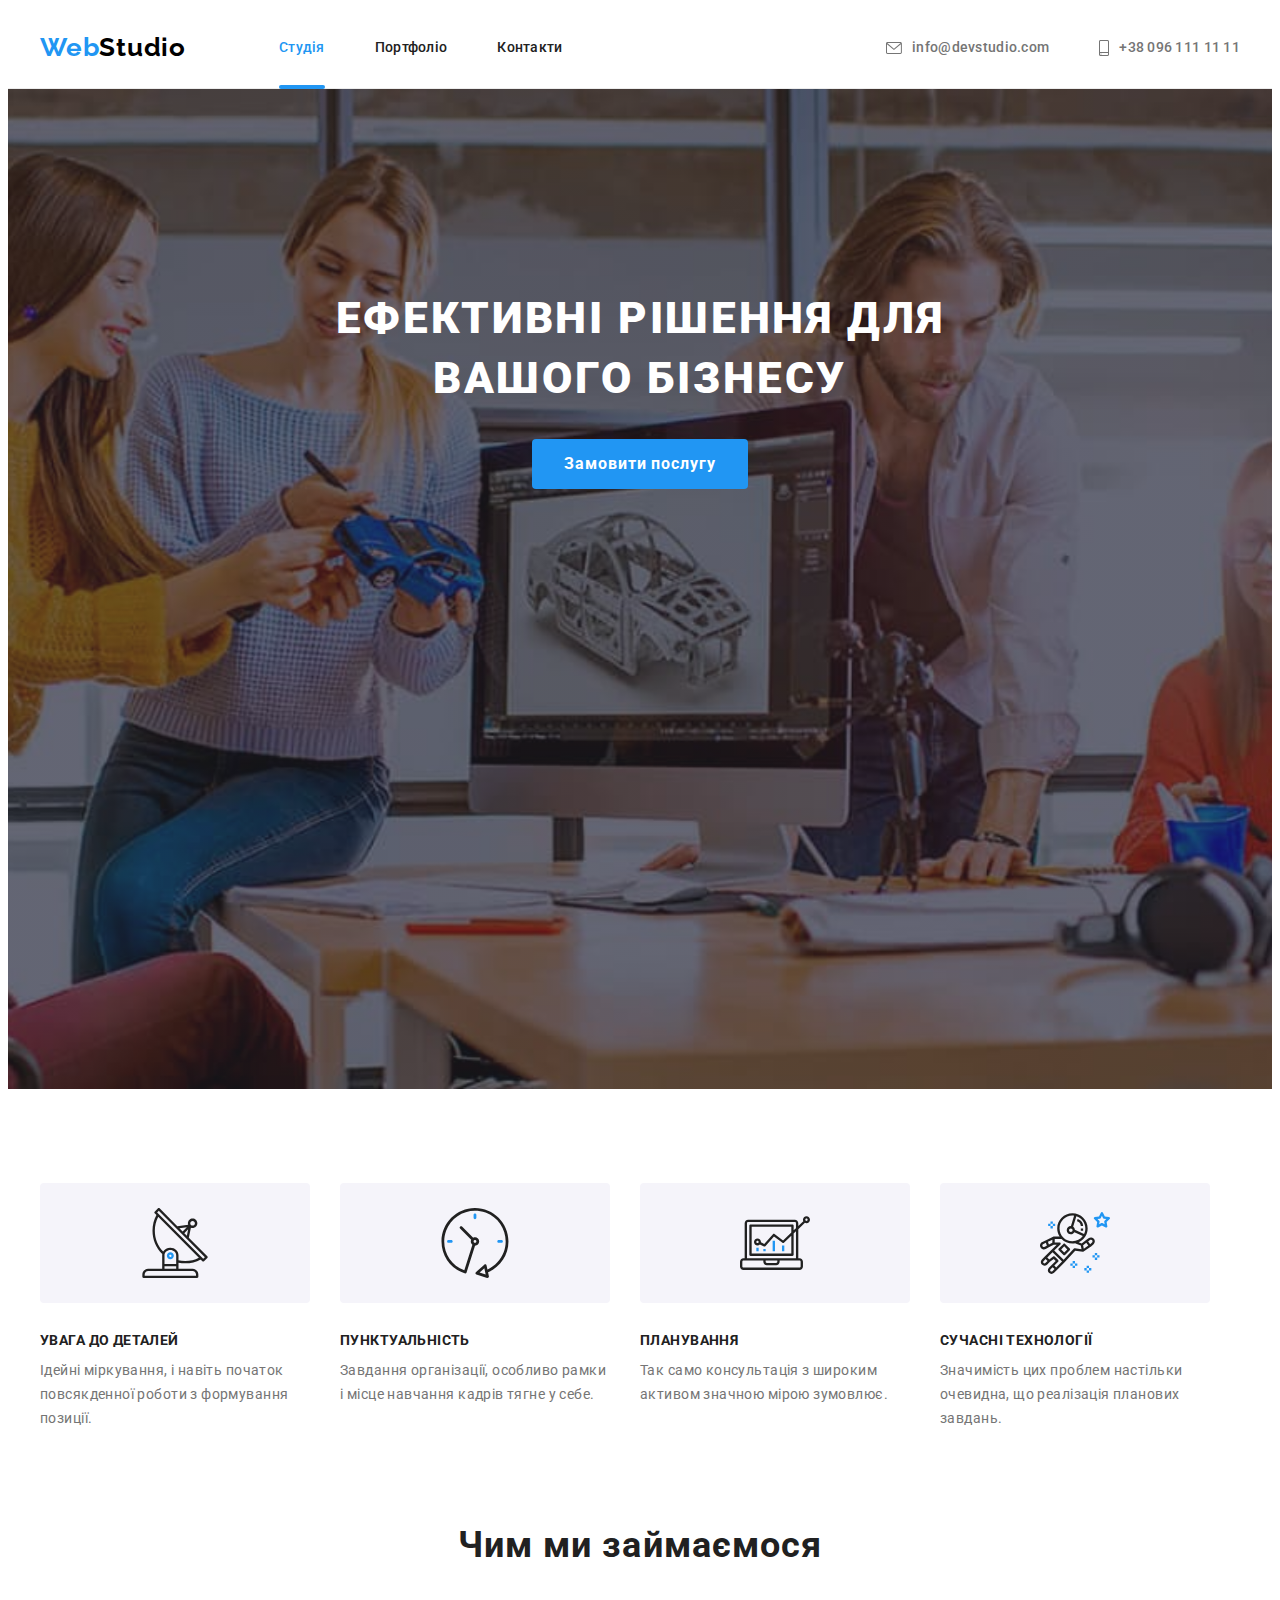
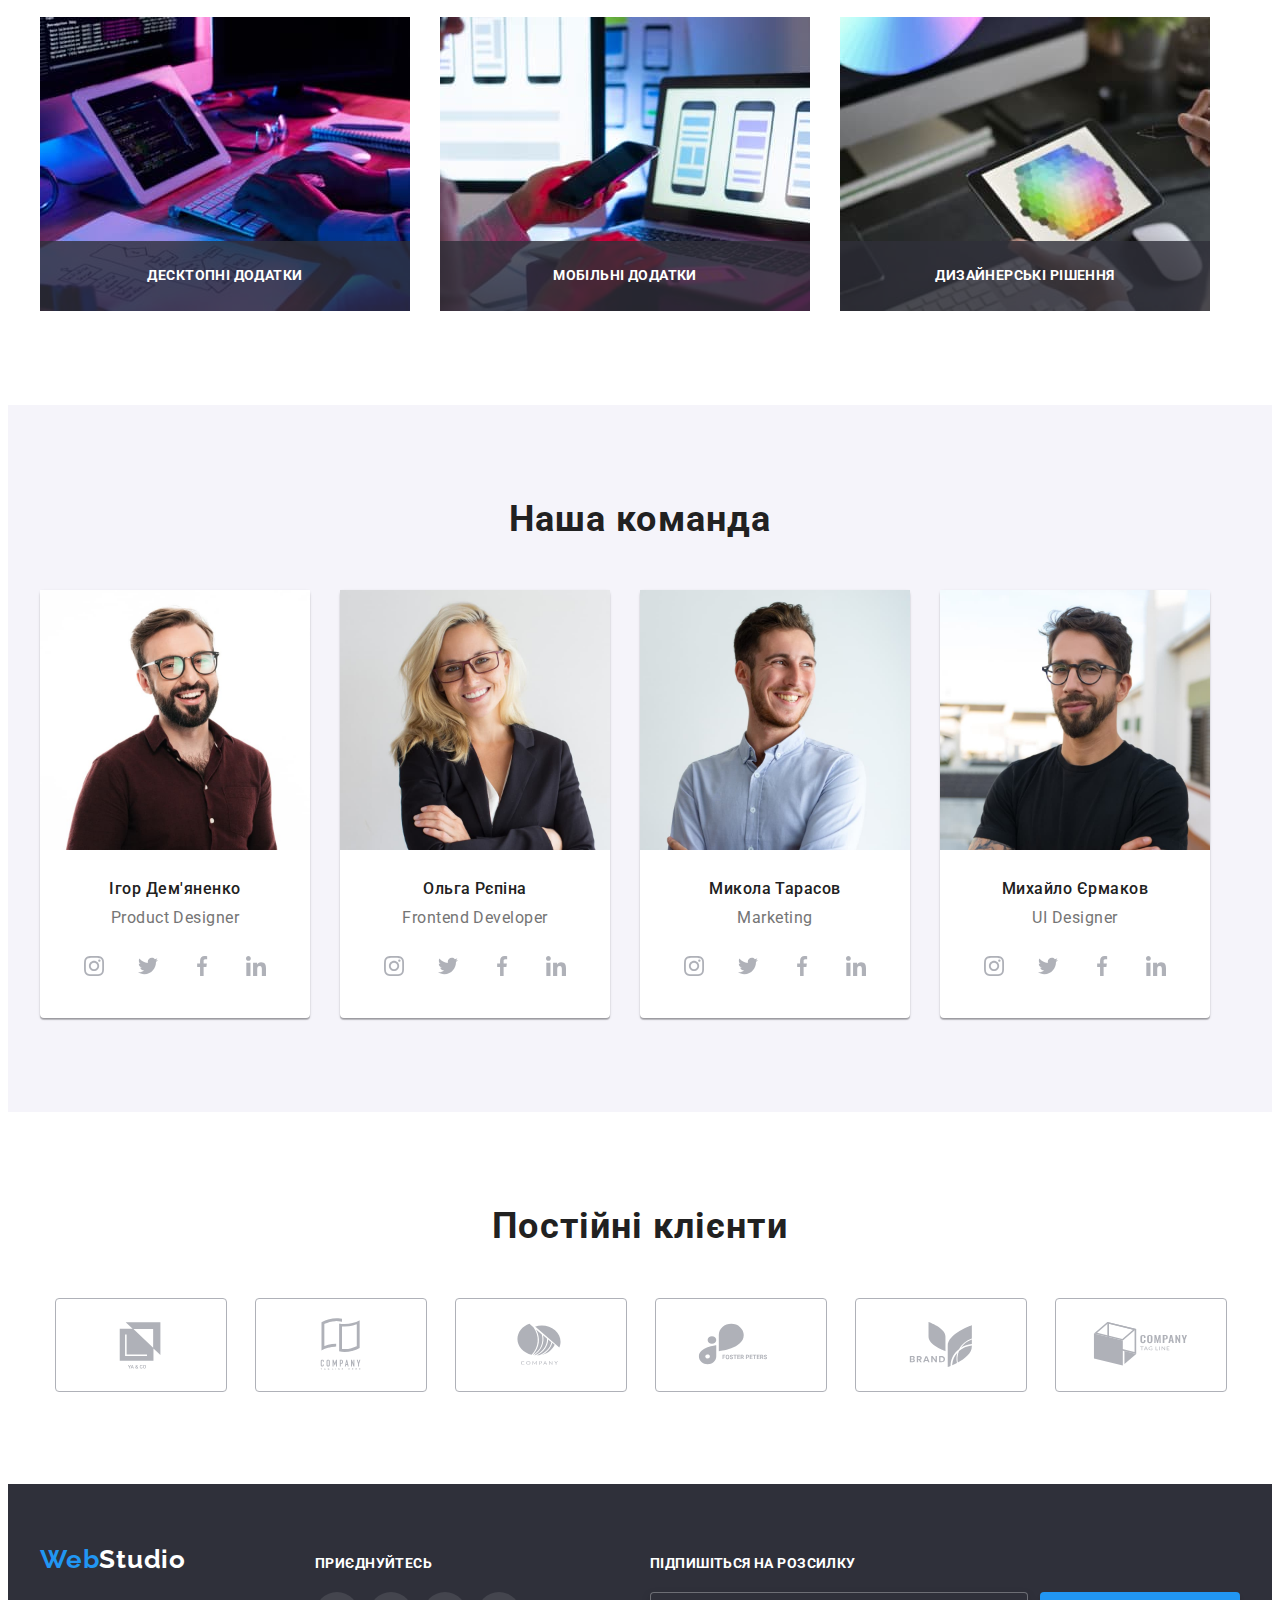
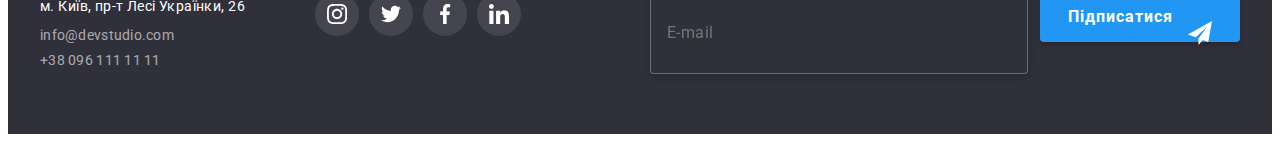
<file: index.html>
<!DOCTYPE html>
<html lang="uk">

<head>
    <meta charset="UTF-8">
    <meta http-equiv="X-UA-Compatible" content="IE=edge">
    <meta name="viewport" content="width=device-width, initial-scale=1.0">
    <title>Document</title>
    <link rel="preconnect" href="https://fonts.googleapis.com" />
    <link rel="preconnect" href="https://fonts.gstatic.com" crossorigin />
    <link
        href="https://fonts.googleapis.com/css2?family=Raleway:wght@700&family=Roboto:wght@400;500;700;900&display=swap"
        rel="stylesheet" />
    <!-- Modern-normalize -->
    <link rel="stylesheet" href="https://cdnjs.cloudflare.com/ajax/libs/modern-normalize/1.1.0/modern-normalize.min.css"
        integrity="sha512-wpPYUAdjBVSE4KJnH1VR1HeZfpl1ub8YT/NKx4PuQ5NmX2tKuGu6U/JRp5y+Y8XG2tV+wKQpNHVUX03MfMFn9Q=="
        crossorigin="anonymous" referrerpolicy="no-referrer" />
    <link rel="stylesheet" href="./css/styles.css" />
</head>

<body class="body-studio">
    <!--Шапка сайта-->
    <header class="header-studio">
        <div class="container hd-cont">

            <a href="./index.html" class="logo" lang="en"><span class="logo-web">Web</span>Studio</a>
            <nav>
                <ul class="site-nav-list">
                    <li class="header-item"><a href="./index.html" class="site-nav-link-act act">Студія</a></li>
                    <li class="header-item"><a href="./portfolio.html" class="site-nav-link">Портфоліо</a></li>
                    <li class="header-item"><a href="" class="site-nav-link">Контакти</a></li>
                </ul>
            </nav>
            <ul class="list-contact">
                <li class="list-contact-item"><a href="mailto:info@devstudio.com" class="list-contact-link"><svg
                            class="heder-soc-icon" width="16" height="12">
                            <use xlink:href="./images/portfolioimg/hw-4/symbol-defs.svg#email"></use>
                        </svg>info@devstudio.com</a></li>
                <li class="list-contact-item"><a href="tel:+380961111111" class="list-contact-link"><svg
                            class="heder-soc-icon" width="10" height="16">
                            <use xlink:href="./images/portfolioimg/hw-4/symbol-defs.svg#phone"></use>
                        </svg>+38 096 111 11 11</a></li>
            </ul>
        </div>
    </header>

    <main class="main-studio">
        <section class="hero bg-hero">
            <div class="hero-container">
                <h1 class="hero-full">Ефективні рішення для вашого бізнесу</h1>
                <button class="hero-full-button" name="choise" value="mainbutton" type="button" data-modal-open>Замовити
                    послугу</button>
            </div>
            <!-- МОДАЛЬНОЕ ОКНО -->
            <div class="backdrop is-hidden" data-modal>
                <div class="modal">
                    <button type="button" class="modal-btn" data-modal-close>
                        <svg class="modal-icon" width="18" height="18">
                            <use xlink:href="./images/portfolioimg/hw-4/symbol-defs.svg#close"></use>
                        </svg>
                    </button>
                    <form class="register-form" name="register-form">
                        <strong class="register-form-title">Залиште свої дані, ми вам передзвонимо</strong>

                        <div class="register-form-group" role="group">
                            <label class="register-form-field">
                                <span class="register-form-label">Ім'я</span>
                                <input class="register-form-input" type="text" name="text" />
                                <svg class="register-form-icon" width="18" height="18">
                                    <use href="./images/portfolioimg/hw-4/symbol-defs.svg#icon-man"></use>
                                </svg>
                            </label>

                            <label class="register-form-field">
                                <span class="register-form-label">Телефон</span>
                                <input class="register-form-input" type="tel" name="tel" />
                                <svg class="register-form-icon" width="18" height="18">
                                    <use href="./images/portfolioimg/hw-4/symbol-defs.svg#icon-phone-black"></use>
                                </svg>
                            </label>

                            <label class="register-form-field">
                                <span class="register-form-label">Пошта</span>
                                <input class="register-form-input" type="email" name="email" />
                                <svg class="register-form-icon" width="18" height="18">
                                    <use href="./images/portfolioimg/hw-4/symbol-defs.svg#icon-email-black"></use>
                                </svg>
                            </label>

                            <label class="register-form-field">
                                <span class="register-form-heading">Коментар</span>
                                <textarea class="register-form-message" name="coment" rows="4"
                                    placeholder="Введіть текст"></textarea>
                            </label>
                        </div>

                        <label class="register-form-agreement">
                            <input class="register-form-checkbox visually-hidden" type="checkbox" name="privat" id="privat" />
                            <svg class="register-form-icons" width="18" height="18">
                                <use class="icon-checked"
                                    href="./images/portfolioimg/hw-4/symbol-defs.svg#icon-icon-check"></use>
                                <use class="icon-unchecked"
                                    href="./images/portfolioimg/hw-4/symbol-defs.svg#icon-Vector"></use>
                            </svg>
                            <span class="register-form-desc">Погоджуюся з розсилкою та приймаю <a
                                    class="register-form-link" href="#">Умови договору</a></span>
                        </label>
                        <button class="register-form-btn" type="submit">Відправити</button>
                    </form>
                </div>
            </div>
        </section>
        <section class="section-feature">
            <div class="container">
                <h2 class="visually-hidden">особливості</h2>
                <ul class="section-feature-list">
                    <li class="section-feature-item">
                        <div class="directions-link">
                            <svg class="directions-icon" width="70" height="70">
                                <use xlink:href="./images/portfolioimg/hw-4/symbol-defs.svg#antenna"></use>
                            </svg>
                        </div>
                        <h3 class="section-feature-item-title">Увага до деталей</h3>
                        <p class="section-feature-item-p">Ідейні міркування, і навіть початок повсякденної роботи з
                            формування позиції.</p>
                    </li>
                    <li class="section-feature-item">
                        <div class="directions-link">
                            <svg class="directions-icon" width="70" height="70">
                                <use xlink:href="./images/portfolioimg/hw-4/symbol-defs.svg#clock"></use>
                            </svg>
                        </div>
                        <h3 class="section-feature-item-title">Пунктуальність</h3>
                        <p class="section-feature-item-p">Завдання організації, особливо рамки і місце навчання кадрів
                            тягне у себе.</p>
                    </li>
                    <li class="section-feature-item">
                        <div class="directions-link">
                            <svg class="directions-icon" width="70" height="70">
                                <use xlink:href="./images/portfolioimg/hw-4/symbol-defs.svg#diagram"></use>
                            </svg>
                        </div>
                        <h3 class="section-feature-item-title">Планування</h3>
                        <p class="section-feature-item-p">Так само консультація з широким активом значною мірою
                            зумовлює.</p>
                    </li>
                    <li class="section-feature-item">
                        <div class="directions-link">
                            <svg class="directions-icon" width="70" height="70">
                                <use xlink:href="./images/portfolioimg/hw-4/symbol-defs.svg#astronaut"></use>
                            </svg>
                        </div>
                        <h3 class="section-feature-item-title">Сучасні технології</h3>
                        <p class="section-feature-item-p">Значимість цих проблем настільки очевидна, що реалізація
                            планових завдань.</p>
                    </li>
                </ul>
            </div>
        </section>
        <section class="section-services">
            <div class="container">
                <h2 class="section-services-title">Чим ми займаємося</h2>
                <ul class="section-services-works-list">
                    <li class="section-services-img">
                        <div class="box-features-imgtext">
                            <img src="./images/img.jpg" class="section-services-works-foto"
                                alt="чоловічі руки пишуть код" width="370" height="294">
                            <p class="features-imgtext">Десктопні додатки</p>
                        </div>
                    </li>
                    <li class="section-services-img">
                        <div class="box-features-imgtext">
                            <img src="./images/img(1).jpg" class="section-services-works-foto"
                                alt="жіночі руки тримають телефон" width="370" height="294">
                            <p class="features-imgtext">Мобільні додатки</p>
                        </div>
                    </li>
                    <li class="section-services-img">
                        <div class="box-features-imgtext">
                            <img src="./images/img(2).jpg" class="section-services-works-foto"
                                alt="жіночі руки тримають планшет та малюють на ньому" width="370" height="294">
                            <p class="features-imgtext">Дизайнерські рішення</p>
                        </div>
                    </li>
                </ul>
            </div>
        </section>
        <section class="section-team">
            <div class="container">
                <h2 class="section-team-title">Наша команда</h2>
                <ul class="section-team-working-people">
                    <li class="section-team-list">
                        <img src="./images/imgw.jpg" class="section-team-foto"
                            alt="світловолосий чоловік в окулярах та червоній сорочці" width="270" height="260">
                        <div class="team-working">
                            <h3 class="section-team-name">Ігор Дем'яненко</h3>
                            <p class="section-team-profession" lang="en">Product Designer</p>
                            <ul class="team-social-networks">
                                <li class="team-social-networks-item">
                                    <a class="team-social-networks-item-link" href="#">
                                        <svg class="icon-link" width="20" height="20">
                                            <use href="./images/portfolioimg/hw-4/symbol-defs.svg#instagram"></use>
                                        </svg>
                                    </a>
                                </li>
                                <li class="team-social-networks-item">
                                    <a class="team-social-networks-item-link" href="#">
                                        <svg class="icon-link" width="20" height="20">
                                            <use href="./images/portfolioimg/hw-4/symbol-defs.svg#twitter"></use>
                                        </svg>
                                    </a>
                                </li>
                                <li class="team-social-networks-item">
                                    <a class="team-social-networks-item-link" href="#">
                                        <svg class="icon-link" width="20" height="20">
                                            <use href="./images/portfolioimg/hw-4/symbol-defs.svg#facebook"></use>
                                        </svg>
                                    </a>
                                </li>
                                <li class="team-social-networks-item">
                                    <a class="team-social-networks-item-link" href="#">
                                        <svg class="icon-link" width="20" height="20">
                                            <use href="./images/portfolioimg/hw-4/symbol-defs.svg#linkedin"></use>
                                        </svg>
                                    </a>
                                </li>
                            </ul>
                        </div>
                    </li>
                    <li class="section-team-list">
                        <img src="./images/img(1w).jpg" class="section-team-foto"
                            alt="світловолоса жінка в окулярах та чорному жакеті" width="270" height="260">
                        <div class="team-working">
                            <h3 class="section-team-name">Ольга Рєпіна</h3>
                            <p class="section-team-profession" lang="en">Frontend Developer</p>
                            <ul class="team-social-networks">
                                <li class="team-social-networks-item">
                                    <a class="team-social-networks-item-link" href="#">
                                        <svg class="icon-link" width="20" height="20">
                                            <use href="./images/portfolioimg/hw-4/symbol-defs.svg#instagram"></use>
                                        </svg>
                                    </a>
                                </li>
                                <li class="team-social-networks-item">
                                    <a class="team-social-networks-item-link" href="#">
                                        <svg class="icon-link" width="20" height="20">
                                            <use href="./images/portfolioimg/hw-4/symbol-defs.svg#twitter"></use>
                                        </svg>
                                    </a>
                                </li>
                                <li class="team-social-networks-item">
                                    <a class="team-social-networks-item-link" href="#">
                                        <svg class="icon-link" width="20" height="20">
                                            <use href="./images/portfolioimg/hw-4/symbol-defs.svg#facebook"></use>
                                        </svg>
                                    </a>
                                </li>
                                <li class="team-social-networks-item">
                                    <a class="team-social-networks-item-link" href="#">
                                        <svg class="icon-link" width="20" height="20">
                                            <use href="./images/portfolioimg/hw-4/symbol-defs.svg#linkedin"></use>
                                        </svg>
                                    </a>
                                </li>
                            </ul>
                        </div>
                    </li>
                    <li class="section-team-list">
                        <img src="./images/img(2w).jpg" class="section-team-foto"
                            alt="світловолосий чоловік в білій сорочці" width="270" height="260">
                        <div class="team-working">
                            <h3 class="section-team-name">Микола Тарасов</h3>
                            <p class="section-team-profession" lang="en">Marketing</p>
                            <ul class="team-social-networks">
                                <li class="team-social-networks-item">
                                    <a class="team-social-networks-item-link" href="#">
                                        <svg class="icon-link" width="20" height="20">
                                            <use href="./images/portfolioimg/hw-4/symbol-defs.svg#instagram"></use>
                                        </svg>
                                    </a>
                                </li>
                                <li class="team-social-networks-item">
                                    <a class="team-social-networks-item-link" href="#">
                                        <svg class="icon-link" width="20" height="20">
                                            <use href="./images/portfolioimg/hw-4/symbol-defs.svg#twitter"></use>
                                        </svg>
                                    </a>
                                </li>
                                <li class="team-social-networks-item">
                                    <a class="team-social-networks-item-link" href="#">
                                        <svg class="icon-link" width="20" height="20">
                                            <use href="./images/portfolioimg/hw-4/symbol-defs.svg#facebook"></use>
                                        </svg>
                                    </a>
                                </li>
                                <li class="team-social-networks-item">
                                    <a class="team-social-networks-item-link" href="#">
                                        <svg class="icon-link" width="20" height="20">
                                            <use href="./images/portfolioimg/hw-4/symbol-defs.svg#linkedin"></use>
                                        </svg>
                                    </a>
                                </li>
                            </ul>
                        </div>
                    </li>
                    <li class="section-team-list">
                        <img src="./images/img(3w).jpg" class="section-team-foto"
                            alt="темноволосий чоловік в окулярах та чорній сорочці" width="270" height="260">
                        <div class="team-working">
                            <h3 class="section-team-name">Михайло Єрмаков</h3>
                            <p class="section-team-profession" lang="en">UI Designer</p>
                            <ul class="team-social-networks">
                                <li class="team-social-networks-item">
                                    <a class="team-social-networks-item-link" href="#">
                                        <svg class="icon-link" width="20" height="20">
                                            <use href="./images/portfolioimg/hw-4/symbol-defs.svg#instagram"></use>
                                        </svg>
                                    </a>
                                </li>
                                <li class="team-social-networks-item">
                                    <a class="team-social-networks-item-link" href="#">
                                        <svg class="icon-link" width="20" height="20">
                                            <use href="./images/portfolioimg/hw-4/symbol-defs.svg#twitter"></use>
                                        </svg>
                                    </a>
                                </li>
                                <li class="team-social-networks-item">
                                    <a class="team-social-networks-item-link" href="#">
                                        <svg class="icon-link" width="20" height="20">
                                            <use href="./images/portfolioimg/hw-4/symbol-defs.svg#facebook"></use>
                                        </svg>
                                    </a>
                                </li>
                                <li class="team-social-networks-item">
                                    <a class="team-social-networks-item-link" href="#">
                                        <svg class="icon-link" width="20" height="20">
                                            <use href="./images/portfolioimg/hw-4/symbol-defs.svg#linkedin"></use>
                                        </svg>
                                    </a>
                                </li>
                            </ul>
                        </div>
                    </li>
                </ul>
            </div>
        </section>
        <section class="section">
            <div class="container">
                <h1 class="section-services-title">Постійні клієнти</h1>
                <ul class="client-logo">
                    <li class="client-logo-item"><a class="client-logo-link" href="#"><svg class="icon-client-logo"
                                width="106" height="60">
                                <use href="./images/portfolioimg/hw-4/symbol-defs.svg#Logo"></use>
                            </svg></a></li>
                    <li class="client-logo-item"><a class="client-logo-link" href="#"><svg class="icon-client-logo"
                                width="106" height="60">
                                <use href="./images/portfolioimg/hw-4/symbol-defs.svg#Logo1"></use>
                            </svg></a></li>
                    <li class="client-logo-item"><a class="client-logo-link" href="#"><svg class="icon-client-logo"
                                width="106" height="60">
                                <use href="./images/portfolioimg/hw-4/symbol-defs.svg#Logo2"></use>
                            </svg></a></li>
                    <li class="client-logo-item"><a class="client-logo-link" href="#"><svg class="icon-client-logo"
                                width="106" height="60">
                                <use href="./images/portfolioimg/hw-4/symbol-defs.svg#Logo3"></use>
                            </svg></a></li>
                    <li class="client-logo-item"><a class="client-logo-link" href="#"><svg class="icon-client-logo"
                                width="106" height="60">
                                <use href="./images/portfolioimg/hw-4/symbol-defs.svg#Logo4"></use>
                            </svg></a></li>
                    <li class="client-logo-item"><a class="client-logo-link" href="#"><svg class="icon-client-logo"
                                width="106" height="60">
                                <use href="./images/portfolioimg/hw-4/symbol-defs.svg#Logo5"></use>
                            </svg></a></li>
                </ul>
            </div>

        </section>
    </main>

    <footer class="footer-studio">
        <div class="container footer-container">
            <div>
                <a href="./index.html" class="logo-footer" lang="en"><span class="logo-web">Web</span>Studio</a>
                <address class="footer-add-studio">
                    <ul class="footer-studio-list">
                        <li class="footer-item"><a href="" class="footer-studio-map">м. Київ, пр-т Лесі Українки, 26</a>
                        </li>
                        <li class="footer-item"><a href="mailto:info@devstudio.com"
                                class="footer-studio-contact">info@devstudio.com</a></li>
                        <li class="footer-item"><a href="tel:+380961111111" class="footer-studio-contact">+38 096 111 11
                                11</a></li>
                    </ul>
                </address>
            </div>
            <div class="goin">
                <p class="footer-goin">приєднуйтесь</p>
                <ul class="footer-soc-list list">
                    <li class="footer-soc-item">
                        <a href="#" class="footer-soc-link">
                            <svg class="footer-soc-icon" width="20" height="20">
                                <use xlink:href="./images/portfolioimg/hw-4/symbol-defs.svg#instagram"></use>
                            </svg>
                        </a>
                    </li>
                    <li class="footer-soc-item list">
                        <a href="#" class="footer-soc-link">
                            <svg class="footer-soc-icon" width="20" height="20">
                                <use xlink:href="./images/portfolioimg/hw-4/symbol-defs.svg#twitter"></use>
                            </svg>
                        </a>
                    </li>
                    <li class="footer-soc-item list">
                        <a href="#" class="footer-soc-link">
                            <svg class="footer-soc-icon" width="20" height="20">
                                <use xlink:href="./images/portfolioimg/hw-4/symbol-defs.svg#facebook"></use>
                            </svg>
                        </a>
                    </li>
                    <li class="footer-soc-item list">
                        <a href="#" class="footer-soc-link">
                            <svg class="footer-soc-icon" width="20" height="20">
                                <use xlink:href="./images/portfolioimg/hw-4/symbol-defs.svg#linkedin"></use>
                            </svg>
                        </a>
                    </li>
                </ul>
            </div>
            <div class="subscribe">
                    <p class="subscribe-p">Підпишіться на розсилку</p>
                    <form action="#" class="subscribe-form">
                        <input type="email" name="email" class="subscribe-email" placeholder="E-mail" />
                        <button type="submit" class="subscribe-button">Підписатися<svg width="24" height="24" class="subscribe-img">
                            <use xlink:href="./images/portfolioimg/hw-4/symbol-defs.svg#icon-icon-send"></use></svg>
                        </button>
                    </form>
            </div>
        </div>
    </footer>
    <script src="./js/modal.js"></script>
</body>
</html>
</file>
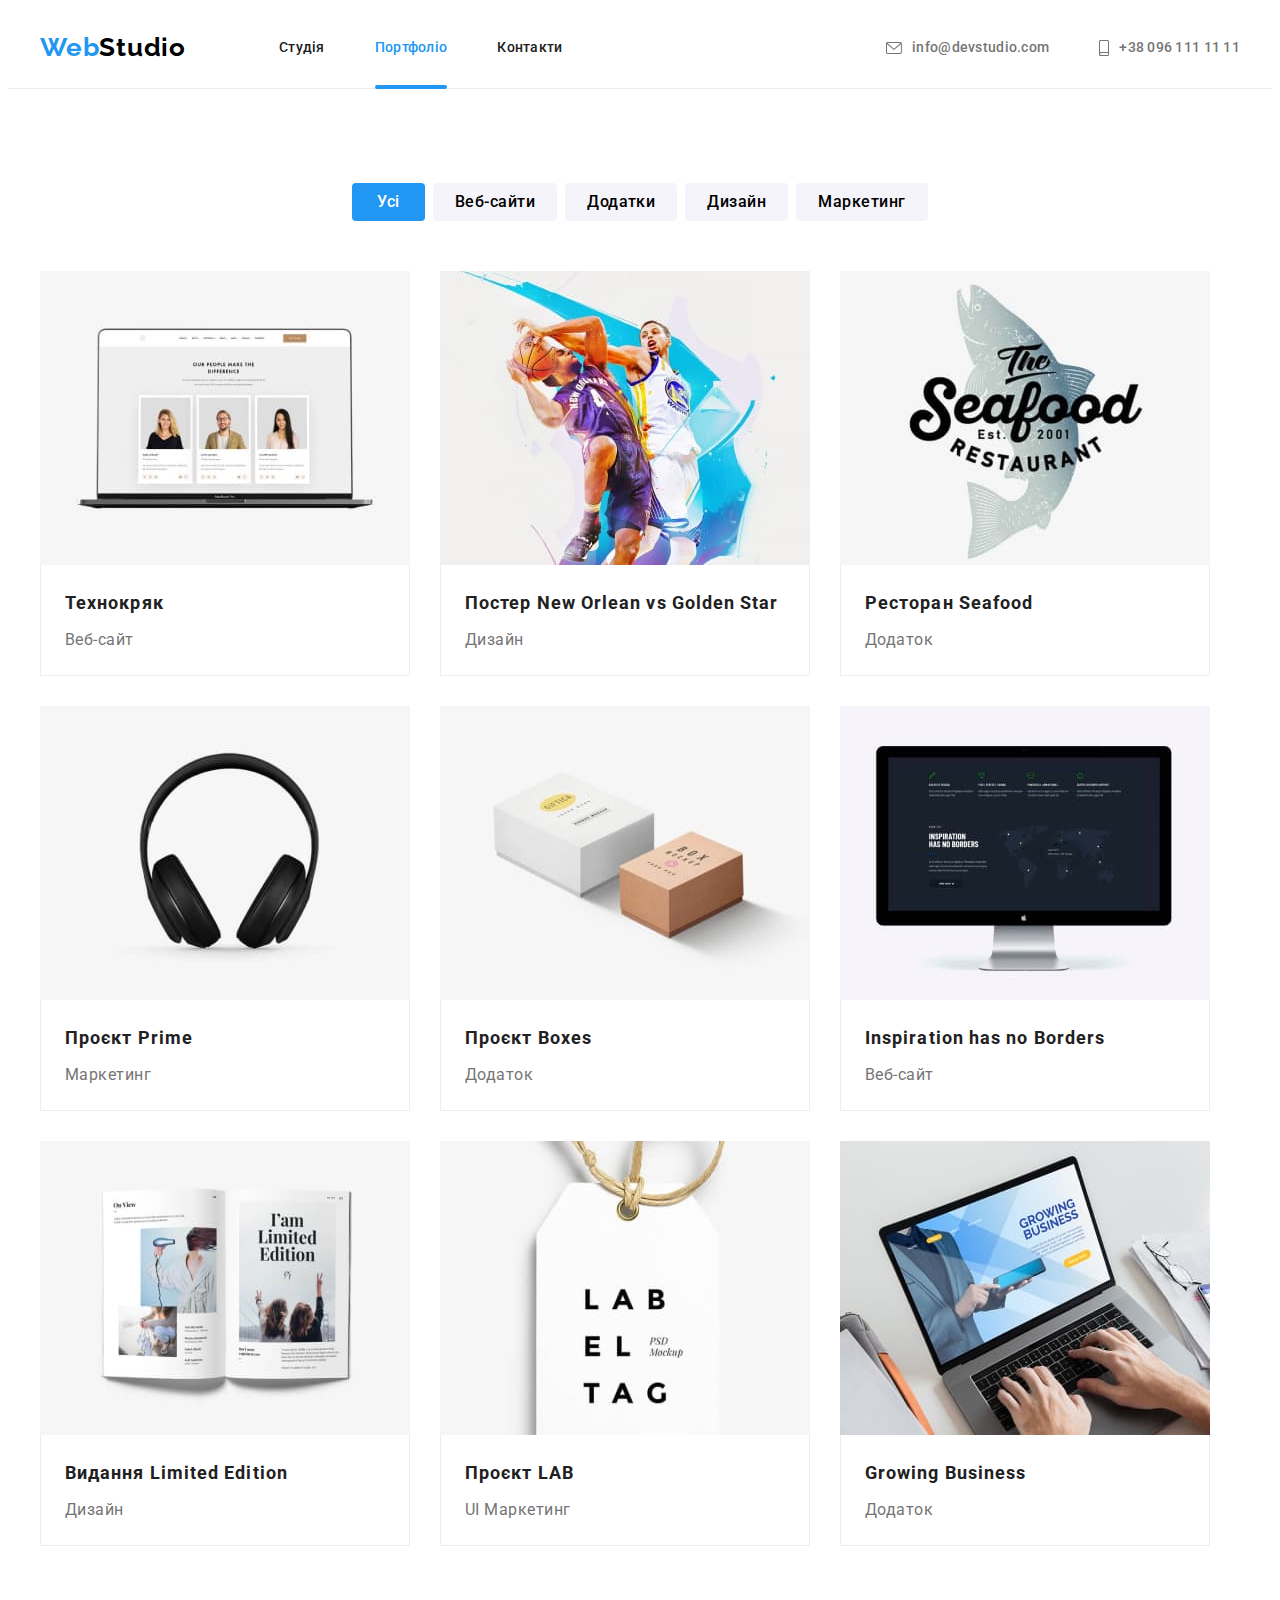
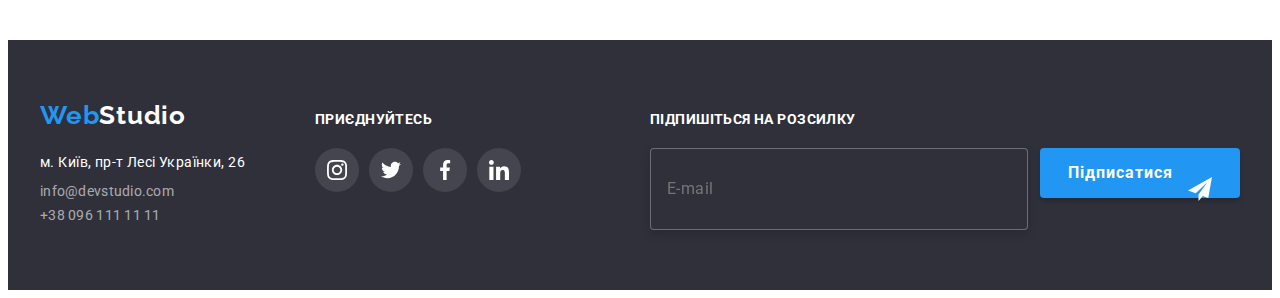
<file: portfolio.html>
<!DOCTYPE html>
<html lang="uk">
<head>
    <meta charset="UTF-8">
    <meta http-equiv="X-UA-Compatible" content="IE=edge">
    <meta name="viewport" content="width=device-width, initial-scale=1.0">
    <title>Document</title>
    <link rel="preconnect" href="https://fonts.googleapis.com" />
    <link rel="preconnect" href="https://fonts.gstatic.com" crossorigin />
    <link href="https://fonts.googleapis.com/css2?family=Raleway:wght@700&family=Roboto:wght@400;500;700;900&display=swap" rel="stylesheet" />
        <!-- Modern-normalize -->
    <link rel="stylesheet" href="https://cdnjs.cloudflare.com/ajax/libs/modern-normalize/1.1.0/modern-normalize.min.css"
    integrity="sha512-wpPYUAdjBVSE4KJnH1VR1HeZfpl1ub8YT/NKx4PuQ5NmX2tKuGu6U/JRp5y+Y8XG2tV+wKQpNHVUX03MfMFn9Q=="
    crossorigin="anonymous" referrerpolicy="no-referrer" />
    <link rel="stylesheet" href="./css/styles.css" />
</head>

<body class="body-studio">
    <!--Шапка сайта-->
<header class="header-studio">
    <div class="container hd-cont">
        <a href="./index.html" class="logo" lang="en"><span class="logo-web">Web</span>Studio</a>
    <nav>
        <ul class="site-nav-list">
            <li class="header-item"><a href="./index.html" class="site-nav-link">Студія</a></li>
            <li class="header-item"><a href="./portfolio.html" class="site-nav-link-act act">Портфоліо</a></li>
            <li class="header-item"><a href="" class="site-nav-link">Контакти</a></li>
        </ul>
    </nav>
        <ul class="list-contact">
            <li class="list-contact-item"><a href="mailto:info@devstudio.com" class="list-contact-link"><svg
                        class="heder-soc-icon" width="16" height="12">
                        <use xlink:href="./images/portfolioimg/hw-4/symbol-defs.svg#email"></use></svg>info@devstudio.com</a></li>
            <li class="list-contact-item"><a href="tel:+380961111111" class="list-contact-link"><svg
                        class="heder-soc-icon" width="10" height="16">
                        <use xlink:href="./images/portfolioimg/hw-4/symbol-defs.svg#phone"></use></svg>+38 096 111 11 11</a></li>
        </ul>
    </div>
</header>
    <main class="main-portfolio">
        <section class="portfolio-section">
            <div class="container">
            <h1 class="visually-hidden">наші послуги</h1>
            <ul class="portfolio-section-list">
                <li class="portfolio-sect-items"><button class="portfolio-button-act" name="choise" value="mainbutton" type="button">Усі</button></li>
                <li class="portfolio-sect-items"><button class="portfolio-button" name="choise" value="mainbutton" type="button">Веб-сайти</button></li>
                <li class="portfolio-sect-items"><button class="portfolio-button" name="choise" value="mainbutton" type="button">Додатки</button></li>
                <li class="portfolio-sect-items"><button class="portfolio-button" name="choise" value="mainbutton" type="button">Дизайн</button></li>
                <li class="portfolio-sect-items"><button class="portfolio-button" name="choise" value="mainbutton" type="button">Маркетинг</button></li>
            </ul>
            <ul class="portfolio-card-list">
                <li class="portfolio-card-item">
                    <a class="portfolio-card-item-link" href="#">
                        <div class="position-bord">
                    <img src="./images/portfolioimg/img.jpg" class="portfolio-card-item-foto" alt="фото трьох людей" width="370"
                        height="294">
                        <p class="bigbest-text">Ресурс пропонує комплексні пропозиції з різним рівнем функціоналу та сервісів. Все це дозволить відвідувачу отримати вичерпні відомості про компанію чи приватну особу.</p>
                        </div>
                        <div class="portfolio-cards">
                    <h2 class="portfolio-card-title">Технокряк</h2>
                    <p class="portfolio-card-text">Веб-сайт</p>
                    </div>
                    </a>
                </li>
                <li class="portfolio-card-item">
                    <a class="portfolio-card-item-link" href="#">
                        <div class="position-bord">
                    <img src="./images/portfolioimg/img(1).jpg" class="portfolio-card-item-foto" alt="два баскетлолиста" width="370"
                        height="294">
                        <p class="bigbest-text">Ресурс пропонує комплексні пропозиції з різним рівнем функціоналу та сервісів. Все це дозволить відвідувачу отримати вичерпні відомості про компанію чи приватну особу.</p>
                        </div>
                        <div class="portfolio-cards">
                    <h2 class="portfolio-card-title">Постер <span lang="en" class="subtitle-lang">New Orlean vs Golden Star</span></h2>
                    <p class="portfolio-card-text">Дизайн</p>
                    </div>
                    </a>
                </li>
                <li class="portfolio-card-item">
                    <a class="portfolio-card-item-link" href="#">
                        <div class="position-bord">
                    <img src="./images/portfolioimg/img(2).jpg" class="portfolio-card-item-foto" alt="логотіп ресторану" width="370"
                        height="294">
                        <p class="bigbest-text">Ресурс пропонує комплексні пропозиції з різним рівнем функціоналу та сервісів. Все це дозволить відвідувачу отримати вичерпні відомості про компанію чи приватну особу.</p>
                        </div>
                        <div class="portfolio-cards">
                    <h2 class="portfolio-card-title">Ресторан <span lang="en" class="subtitle-lang">Seafood</span></h2>
                    <p class="portfolio-card-text">Додаток</p>
                    </div>
                    </a>
                </li>
                <li class="portfolio-card-item">
                    <a class="portfolio-card-item-link" href="#">
                        <div class="position-bord">
                    <img src="./images/portfolioimg/img(3).jpg" class="portfolio-card-item-foto" alt="навушники" width="370"
                        height="294">
                        <p class="bigbest-text">Ресурс пропонує комплексні пропозиції з різним рівнем функціоналу та сервісів. Все це дозволить відвідувачу отримати вичерпні відомості про компанію чи приватну особу.</p>
                        </div>
                        <div class="portfolio-cards">
                    <h2 class="portfolio-card-title">Проєкт <span lang="en" class="subtitle-lang">Prime</span></h2>
                    <p class="portfolio-card-text">Маркетинг</p>
                    </div>
                    </a>
                </li>
                <li class="portfolio-card-item">
                    <a class="portfolio-card-item-link" href="#">
                        <div class="position-bord">
                    <img src="./images/portfolioimg/img(4).jpg" class="portfolio-card-item-foto" alt="дві коробки" width="370"
                        height="294">
                        <p class="bigbest-text">Ресурс пропонує комплексні пропозиції з різним рівнем функціоналу та сервісів. Все це дозволить відвідувачу отримати вичерпні відомості про компанію чи приватну особу.</p>
                        </div>
                        <div class="portfolio-cards">
                    <h2 class="portfolio-card-title">Проєкт <span lang="en" class="subtitle-lang">Boxes</span></h2>
                    <p class="portfolio-card-text">Додаток</p>
                    </div>
                    </a>
                </li>
                <li class="portfolio-card-item">
                    <a class="portfolio-card-item-link" href="#">
                        <div class="position-bord">
                    <img src="./images/portfolioimg/img(5).jpg" class="portfolio-card-item-foto" alt="монітор компьютера" width="370"
                        height="294">
                        <p class="bigbest-text">Ресурс пропонує комплексні пропозиції з різним рівнем функціоналу та сервісів. Все це дозволить відвідувачу отримати вичерпні відомості про компанію чи приватну особу.</p>
                        </div>
                        <div class="portfolio-cards">
                    <h2 class="portfolio-card-title" lang="en">Inspiration has no Borders</h2>
                    <p class="portfolio-card-text">Веб-сайт</p>
                    </div>
                    </a>
                </li>
                <li class="portfolio-card-item">
                    <a class="portfolio-card-item-link" href="#">
                        <div class="position-bord">
                    <img src="./images/portfolioimg/img(6).jpg" class="portfolio-card-item-foto" alt="розгорнута книга" width="370"
                        height="294">
                        <p class="bigbest-text">Ресурс пропонує комплексні пропозиції з різним рівнем функціоналу та сервісів. Все це дозволить відвідувачу отримати вичерпні відомості про компанію чи приватну особу.</p>
                        </div>
                        <div class="portfolio-cards">
                    <h2 class="portfolio-card-title">Видання <span lang="en" class="subtitle-lang">Limited Edition</span></h2>
                    <p class="portfolio-card-text">Дизайн</p>
                    </div>
                    </a>
                </li>
                <li class="portfolio-card-item">
                    <a class="portfolio-card-item-link" href="#">
                        <div class="position-bord">
                    <img src="./images/portfolioimg/img(7).jpg" class="portfolio-card-item-foto" alt="етикетка" width="370"
                        height="294">
                        <p class="bigbest-text">Ресурс пропонує комплексні пропозиції з різним рівнем функціоналу та сервісів. Все це дозволить відвідувачу отримати вичерпні відомості про компанію чи приватну особу.</p>
                        </div>
                        <div class="portfolio-cards">
                    <h2 class="portfolio-card-title">Проєкт <span lang="en" class="subtitle-lang">LAB</span></h2>
                    <p class="portfolio-card-text">UI Маркетинг</p>
                    </div>
                    </a>
                </li>
                <li class="portfolio-card-item">
                    <a class="portfolio-card-item-link" href="#">
                        <div class="position-bord">
                    <img src="./images/portfolioimg/img(8).jpg" class="portfolio-card-item-foto" alt="чоловічі руки працюють за ноутбуком" width="370"
                        height="294">
                        <p class="bigbest-text">Ресурс пропонує комплексні пропозиції з різним рівнем функціоналу та сервісів. Все це дозволить відвідувачу отримати вичерпні відомості про компанію чи приватну особу.</p>
                        </div>
                        <div class="portfolio-cards">
                    <h2 class="portfolio-card-title" lang="en">Growing Business</h2>
                    <p class="portfolio-card-text">Додаток</p>
                    </div>
                    </a>
                </li>
            </ul>
            </div>
        </section>
    </main>
    <footer class="footer-studio">
        <div class="container footer-container">
            <div>
                <a href="./index.html" class="logo-footer" lang="en"><span class="logo-web">Web</span>Studio</a>
                <address class="footer-add-studio">
                    <ul class="footer-studio-list">
                        <li class="footer-item"><a href="" class="footer-studio-map">м. Київ, пр-т Лесі Українки, 26</a>
                        </li>
                        <li class="footer-item"><a href="mailto:info@devstudio.com"
                                class="footer-studio-contact">info@devstudio.com</a></li>
                        <li class="footer-item"><a href="tel:+380961111111" class="footer-studio-contact">+38 096 111 11
                                11</a></li>
                    </ul>
                </address>
            </div>
            <div class="goin">
                <p class="footer-goin">приєднуйтесь</p>
                <ul class="footer-soc-list list">
                    <li class="footer-soc-item">
                        <a href="#" class="footer-soc-link">
                            <svg class="footer-soc-icon" width="20" height="20">
                                <use xlink:href="./images/portfolioimg/hw-4/symbol-defs.svg#instagram"></use>
                            </svg>
                        </a>
                    </li>
                    <li class="footer-soc-item list">
                        <a href="#" class="footer-soc-link">
                            <svg class="footer-soc-icon" width="20" height="20">
                                <use xlink:href="./images/portfolioimg/hw-4/symbol-defs.svg#twitter"></use>
                            </svg>
                        </a>
                    </li>
                    <li class="footer-soc-item list">
                        <a href="#" class="footer-soc-link">
                            <svg class="footer-soc-icon" width="20" height="20">
                                <use xlink:href="./images/portfolioimg/hw-4/symbol-defs.svg#facebook"></use>
                            </svg>
                        </a>
                    </li>
                    <li class="footer-soc-item list">
                        <a href="#" class="footer-soc-link">
                            <svg class="footer-soc-icon" width="20" height="20">
                                <use xlink:href="./images/portfolioimg/hw-4/symbol-defs.svg#linkedin"></use>
                            </svg>
                        </a>
                    </li>
                </ul>
            </div>
            <div class="subscribe">
                <p class="subscribe-p">Підпишіться на розсилку</p>
                    <form action="#" class="subscribe-form">
                        <input type="email" name="email" class="subscribe-email" placeholder="E-mail" />
                        <button type="submit" class="subscribe-button">Підписатися<svg width="24" height="24" class="subscribe-img">
                                <use xlink:href="./images/portfolioimg/hw-4/symbol-defs.svg#icon-icon-send"></use>
                            </svg>
                        </button>
                    </form>
            </div>
        </div>
    </footer>
</body>
</html>
</file>
<file: css/styles.css>
:root {
  --primary-color-text-fon: rgba(117, 117, 117, 1);
  --color-text: rgba(33, 33, 33, 1);
  --color-minitext-fon: rgba(255, 255, 255, 1);
  --color-button-text: rgba(33, 150, 243, 1);
  --hero-fon: rgba(47, 48, 58, 1);
  --fon-comand: rgba(245, 244, 250, 1);
  --footer-text: rgba(255, 255, 255, 0.6);
  --border-cards: rgba(238, 238, 238, 1);
  --act-button: rgba(24, 140, 232, 1);
  --header-bord: rgba(236, 236, 236, 1);
  --border-logo: rgba(175, 177, 184, 1);
  --overlay-background: rgba(0, 0, 0, 0.2);
  --modal-fich: rgb(255, 255, 255);
  --bg-cards: rgba(47, 48, 58, 0.8);
  --modal-border: rgba(33, 243, 178, 1);
}
.body-studio {
  background-color: var(--color-minitext-fon);
  color: var(--primary-color-text-fon);
  font-family: roboto, sans-serif;
}
/* *,
*::before,
*::after {
  outline: 1px solid red;
} */
ul {
  list-style: none;
  margin: 0;
  padding: 0;
}
.container {
  width: 1200px;
  padding-left: 15px;
  padding-right: 15px;
  margin-left: auto;
  margin-right: auto;
}
h1,
h2,
h3,
h4,
h5,
h6,
p {
  margin: 0;
}

img {
  display: block;
  max-width: 100%;
  height: auto;
}
section {
  padding-top: 94px;
  padding-bottom: 94px;
}

/* Шапка сайта */

.header-studio {
  background-color: var(--color-minitext-fon);
  /* Встановить стилі нижньої рамки */
  border-bottom: 1px solid var(--header-bord);
}

.hd-cont {
  display: flex;
  align-items: center;
}
nav {
  display: flex;
  justify-content: center;
}
.header-item {
  margin-right: 50px;
}
.header-item:last-child {
  margin-right: 0;
}
.logo {
  padding-top: 24px;
  padding-bottom: 25px;
  display: inline-flex;
  margin-right: 93px;
  font-family: Raleway;
  font-size: 26px;
  font-weight: 700;
  line-height: 1.19;
  letter-spacing: 0.03em;
  color: rgba(0, 0, 0, 1);
  text-decoration: none;
}
.logo-web {
  color: var(--color-button-text);
}
.site-nav-list {
  display: flex;
  flex-direction: row;
}
.site-nav-link-act {
  display: inline-block;
  padding-top: 32px;
  padding-bottom: 32px;
  font-size: 14px;
  font-weight: 500;
  line-height: 1.14;
  letter-spacing: 0.02em;
  color: var(--color-button-text);
  text-decoration: none;
  position: relative;
  transition: color 250ms cubic-bezier(0.4, 0, 0.2, 1);
}
.site-nav-link-act:hover,
.site-nav-link-act:focus {
  color: var(--color-button-text);
}
.site-nav-link-act.act::after {
  content: '';
  position: absolute;
  bottom: -1px;
  left: 0;
  display: block;
  width: 100%;
  height: 4px;
  background-color: rgb(33, 150, 243);
  border-radius: 2px;
}
.site-nav-link {
  display: inline-block;
  padding-top: 32px;
  padding-bottom: 32px;
  font-size: 14px;
  font-weight: 500;
  line-height: 1.14;
  letter-spacing: 0.02em;
  color: var(--color-text);
  text-decoration: none;
  transition: color 250ms cubic-bezier(0.4, 0, 0.2, 1);
}
.site-nav-link:hover,
.site-nav-link:focus {
  color: var(--color-button-text);
}
.list-contact {
  margin-left: auto;
  display: flex;
  flex-direction: row;
}
.list-contact-item {
  margin-right: 50px;
}
.list-contact-item:last-child {
  margin-right: 0;
}
.list-contact-link {
  display: flex;
  align-items: center;
  padding-top: 32px;
  padding-bottom: 32px;
  font-size: 14px;
  font-weight: 500;
  line-height: 1.14;
  letter-spacing: 0.02em;
  color: var(--primary-color-text-fon);
  text-decoration: none;
  transition: color 250ms cubic-bezier(0.4, 0, 0.2, 1);
}
.list-contact-link:hover,
.list-contact-link:focus {
  color: var(--color-button-text);
}
.heder-soc-icon {
  fill: var(--primary-color-text-fon);
  margin-right: 10px;
  transition: fill 250ms cubic-bezier(0.4, 0, 0.2, 1);
}
.list-contact-link:hover .heder-soc-icon,
.list-contact-link:focus .heder-soc-icon {
  fill: var(--color-button-text);
}

/* main  */

/* Секция hero */

.hero {
  padding-top: 200px;
  padding-bottom: 200px;
}
.bg-hero {
  max-width: 1600px;
  min-height: 600px;
  margin-left: auto;
  margin-right: auto;
  background-image: linear-gradient(to right, rgba(47, 48, 58, 0.4), rgba(47, 48, 58, 0.4)), url(../images/Img\(background\).jpg);
  background-repeat: no-repeat;
  background-position: center;
  background-size: cover;
  background-color: var(--hero-fon);
}

.hero > .hero-container {
  text-align: center;
  width: 700px;
  padding-left: 15px;
  padding-right: 15px;
  margin-left: auto;
  margin-right: auto;
}
.hero-full {
  font-size: 44px;
  font-weight: 900;
  line-height: 1.36;
  letter-spacing: 0.06em;
  margin-bottom: 30px;
  color: var(--color-minitext-fon);
}
.hero-full {
  text-transform: uppercase;
}

/* button */

.hero-full-button {
  font-family: inherit;
  font-size: 16px;
  font-weight: 700;
  line-height: 1.87;
  letter-spacing: 0.06em;
  border-radius: 4px;
  padding: 10px 32px;
  display: inline-block;
  min-width: 216px;
  text-align: center;
  border: 0px;
  cursor: pointer;
  color: var(--color-minitext-fon);
  background-color: var(--color-button-text);
  transition: background-color 250ms cubic-bezier(0.4, 0, 0.2, 1);
}
.hero-full-button:hover,
.hero-full-button:focus {
  background-color: var(--act-button);
}

/* Модальное окно */

.backdrop {
  position: fixed;
  top: 0;
  left: 0;
  width: 100%;
  height: 100%;
  background: var(--overlay-background);
  opacity: 1;
  transition: opacity 1400ms linear, visibility 1400ms linear;
}

.backdrop.is-hidden {
  opacity: 0;
  visibility: hidden;
  pointer-events: none;
}

.backdrop.is-hidden .modal {
  opacity: 0;
  visibility: hidden;
  pointer-events: none;
  transform: translate(-50%, -50%) scale(1) rotate(0deg);
  transition: opacity 1400ms linear, visibility 1400ms linear;
}

.modal {
  position: absolute;
  top: 50%;
  left: 50%;
  transform: translate(-50%, -50%);
  width: 528px;
  height: 581px;
  background: var(--modal-fich);
  box-shadow: 0px 1px 3px rgba(0, 0, 0, 0.12), 0px 1px 1px rgba(0, 0, 0, 0.14), 0px 2px 1px rgba(0, 0, 0, 0.2);
  border-radius: 4px;
  transition: transform 500ms ease-in-out;
  padding: 40px;
}

.modal-btn {
  position: absolute;
  top: 8px;
  right: 8px;
  display: flex;
  align-items: center;
  justify-content: center;
  width: 30px;
  height: 30px;
  background: var(--modal-fich);
  border: 1px solid rgba(0, 0, 0, 0.1);
  border-radius: 50%;
  cursor: pointer;
  /* color: rgba(0, 0, 0, 1);
  transition: color 250ms cubic-bezier(0.4, 0, 0.2, 1); */
}

/* .modal-btn:hover .modal-icon,
.modal-btn:focus .modal-icon {
  color: var(--color-button-text);
} */

.modal-icon {
  fill: rgba(0, 0, 0, 1);
  transition: fill 250ms cubic-bezier(0.4, 0, 0.2, 1);
}

.modal-btn:hover .modal-icon,
.modal-btn:focus .modal-icon {
  fill: var(--color-button-text);
}
/* .section-feature {
} */

.visually-hidden {
  position: absolute;
  width: 1px;
  height: 1px;
  margin: -1px;
  border: 0;
  padding: 0;
  white-space: nowrap;
  clip-path: inset(100%);
  clip: rect(0 0 0 0);
  overflow: hidden;
}
.section-feature-list {
  display: inline-flex;
}
.section-feature-item {
  flex-basis: 270px;
  margin-right: 30px;
}
.section-feature-item:last-child {
  margin-right: 0;
}

.directions-link {
  display: flex;
  align-items: center;
  justify-content: center;
  width: 270px;
  height: 120px;
  background: var(--fon-comand);
  border-radius: 4px;
  margin-bottom: 30px;
}

.directions-icon {
  fill: var(--border-logo);
}

.section-feature-item-title {
  margin-top: 0;
  margin-bottom: 10px;
  font-size: 14px;
  font-weight: 700;
  line-height: 1.14;
  letter-spacing: 0.03em;
  color: var(--color-text);
}
.section-feature-item-title {
  text-transform: uppercase;
}
.section-feature-item-p {
  margin-top: 0;
  margin-bottom: 0;
  font-size: 14px;
  line-height: 1.71;
  letter-spacing: 0.03em;
  color: var(--primary-color-text-fon);
}

.register-form-title {
  display: block;
  text-align: center;
  font-size: 20px;
  margin-bottom: 12px;
  color: var(--color-text);
  line-height: calc(23 / 20);
  letter-spacing: 0.03em;
}

.register-form-group {
  margin-bottom: 20px;
}

.register-form-field {
  position: relative;
  display: block;
  margin-bottom: 10px;
}
.register-form-field:last-child {
  margin-bottom: 0;
}

.register-form-label {
  display: block;
  font-size: 12px;
  margin-bottom: 4px;
  line-height: calc(14 / 12);
}

.register-form-input {
  width: 100%;
  display: block;
  height: 40px;
  padding-left: 42px;
  padding-right: 42px;
  border: 1px solid rgba(33, 33, 33, 0.2);
  border-radius: 4px;
  outline: transparent;
  transition: border-color 400ms;
}

.register-form-input:focus,
.register-form-input:hover {
  border-color: var(--color-button-text);
}

.register-form-icon {
  position: absolute;
  fill: var(--color-text);
  top: 50%;
  left: 10px;
  transition: fill 400ms;
}

.register-form-input:focus ~ .register-form-icon,
.register-form-input:hover ~ .register-form-icon {
  fill: var(--color-button-text);
}

.register-form-heading {
  display: block;
  font-size: 14px;
  margin-bottom: 4px;
}

.register-form-message {
  display: block;
  width: 100%;
  height: 120px;
  padding: 18px;
  font-size: 14px;
  resize: none;
  outline: transparent;
  border: 1px solid rgba(33, 33, 33, 0.2);
  border-radius: 4px;
}

.register-form-message::placeholder {
  font-size: 12px;
}

.register-form-agreement {
  display: flex;
  align-items: center;
  justify-content: center;
  gap: 10px;
  margin-bottom: 30px;
}

.icon-checked {
  opacity: 0;
  fill: var(--act-button);
  transition: opacity 400ms;
}

.register-form-checkbox:checked + .register-form-icons .icon-checked {
  opacity: 1;
}

/* .register-form-checkbox:focus + .register-form-icons,
.register-form-checkbox:hover + .register-form-icons {
  fill: var(--act-button);
}

.register-form-checkbox + .register-form-icons {
  transition: fill 250ms cubic-bezier(0.4, 0, 0.2, 1);
} */

.icon-unchecked {
  transition: opacity 400ms;
}

.register-form-checkbox:checked + .register-form-icons .icon-unchecked {
  opacity: 0;
}
.register-form-checkbox + .register-form-icons .icon-unchecked {
  transition: opacity 250ms cubic-bezier(0.4, 0, 0.2, 1);
}
.register-form-checkbox:focus + .register-form-icons .icon-unchecked {
  opacity: 0;
}

.register-form-checkbox:focus + .register-form-icons {
  border-radius: 2px;
  border: 2px solid var(--act-button);
}
.register-form-checkbox:focus + .register-form-icons {
  transition: border 250ms cubic-bezier(0.4, 0, 0.2, 1);
}

.register-form-desc {
  font-size: 14px;
  user-select: none;
}

.register-form-link {
  color: var(--color-button-text);
}

.register-form-btn {
  font-family: inherit;
  font-size: 16px;
  font-weight: 700;
  line-height: 1.87;
  letter-spacing: 0.06em;
  border-radius: 4px;
  padding: 10px 52px;
  min-width: 200px;
  min-height: 50px;
  text-align: center;
  border: 0px;
  cursor: pointer;
  color: var(--color-minitext-fon);
  background-color: var(--color-button-text);
  transition: background-color 250ms cubic-bezier(0.4, 0, 0.2, 1);
  display: block;
  margin: 0 auto;
}

.register-form-btn:hover,
.register-form-btn:focus {
  background-color: var(--act-button);
}

/*  чим ми займаємося */

.section-services {
  padding-top: 0;
}

.section-services-title {
  margin-bottom: 50px;
  font-size: 36px;
  font-weight: 700;
  line-height: 1.16;
  letter-spacing: 0.03em;
  text-align: center;
  color: var(--color-text);
}
.section-services-works-list {
  display: flex;
  gap: 30px;
}
.section-services-img {
  display: flex;
}

/* .section-services-works-foto {} */

.box-features-imgtext {
  position: relative;
}
.features-imgtext {
  position: absolute;
  bottom: 0;
  width: 370px;
  height: 70px;
  /* padding-top: 27px;
  padding-bottom: 27px; */
  display: flex;
  justify-content: center;
  align-items: center;
  font-weight: 700;
  font-size: 14px;
  line-height: 1.14;
  text-align: center;
  letter-spacing: 0.03em;
  text-transform: uppercase;
  color: var(--color-minitext-fon);
  background: var(--bg-cards);
}

/* наша команда */

.section-team {
  text-align: center;
  background-color: var(--fon-comand);
}
.section-team-title {
  margin-bottom: 50px;
  font-size: 36px;
  font-weight: 700;
  line-height: 1.16;
  letter-spacing: 0.03em;
  text-align: center;
  color: var(--color-text);
}
.section-team-working-people {
  display: flex;
  gap: 30px;
}

.section-team-list {
  background-color: var(--color-minitext-fon);
  border-radius: 4px;
  width: 270px;
  box-shadow: 0px 1px 3px rgba(0, 0, 0, 0.12), 0px 1px 1px rgba(0, 0, 0, 0.14), 0px 2px 1px rgba(0, 0, 0, 0.2);
}

.section-team-list:last-child {
  margin-right: 0;
}

.team-working {
  display: flex;
  flex-direction: column;
  padding: 30px;
}

.section-team-foto {
  margin-top: 0;
}
.section-team-name {
  margin-bottom: 10px;
  font-size: 16px;
  font-weight: 500;
  line-height: 1.18;
  letter-spacing: 0.03em;
  color: var(--color-text);
}
.section-team-profession {
  font-size: 16px;
  line-height: 1.18;
  letter-spacing: 0.03em;
  margin-bottom: 16px;
}

/* Наша команда */

.team-social-networks {
  display: flex;
  justify-content: center;
}

.team-social-networks-item {
  width: 44px;
  height: 44px;
  margin-right: 10px;
}

.team-social-networks-item:last-child {
  margin-right: 0px;
}

.team-social-networks-item-link {
  display: flex;
  align-items: center;
  justify-content: center;
  width: 100%;
  height: 100%;
  border-radius: 50%;
  background-color: var(--color-minitext-fon);
  fill: var(--border-logo);
  transition: background-color 250ms cubic-bezier(0.4, 0, 0.2, 1), fill 250ms cubic-bezier(0.4, 0, 0.2, 1);
}

.team-social-networks-item-link:hover,
.team-social-networks-item-link:focus {
  background-color: var(--color-button-text);
  color: var(--color-minitext-fon);
  cursor: pointer;
}

.team-social-networks-item-link:hover .icon-link,
.team-social-networks-item-link:focus .icon-link {
  fill: var(--color-minitext-fon);
}

.icon-link {
  fill: rgb(175, 177, 184);
  transition: fill 250ms cubic-bezier(0.4, 0, 0.2, 1);
}

/* Постійні клієнти */

.client-logo {
  display: flex;
  justify-content: center;
  margin-top: 50px;
}
.client-logo-item {
  width: 170px;
  height: 92px;
  margin-right: 30px;
}
.client-logo-item:last-child {
  margin-right: 0px;
}

.client-logo-link {
  display: flex;
  align-items: center;
  justify-content: center;
  width: 100%;
  height: 100%;
  outline: transparent;
  border: 1px solid var(--border-logo);
  border-radius: 4px;
  background-color: var(--color-minitext-fon);
  transition: border-color 250ms cubic-bezier(0.4, 0, 0.2, 1), fill 250ms cubic-bezier(0.4, 0, 0.2, 1);
}
.icon-client-logo {
  fill: var(--border-logo);
  transition: fill 250ms cubic-bezier(0.4, 0, 0.2, 1);
}

.client-logo-link:hover,
.client-logo-link:focus {
  border: 1px solid var(--color-button-text);
}

.client-logo-link:hover .icon-client-logo,
.client-logo-link:focus .icon-client-logo {
  fill: var(--color-button-text);
}

/*  footer-studio */

.footer-studio {
  padding-bottom: 60px;
  padding-top: 60px;
  background-color: var(--hero-fon);
}
.logo-footer {
  display: flex;
  margin-bottom: 20px;
  font-family: raleway;
  font-size: 26px;
  font-weight: 700;
  line-height: 1.19;
  letter-spacing: 0.03em;
  color: var(--color-minitext-fon);
  text-decoration: none;
}
.footer-add-studio {
  font-style: normal;
}

.footer-item {
  margin-bottom: 9px;
  display: flex;
  flex-direction: column;
}
.footer-item:last-child {
  margin-bottom: 0;
}
.footer-studio-map {
  font-size: 14px;
  line-height: 1.71;
  letter-spacing: 0.03em;
  color: var(--color-minitext-fon);
  text-decoration: none;
  transition: color 250ms cubic-bezier(0.4, 0, 0.2, 1);
}
.footer-studio-map:hover,
.footer-studio-map:focus {
  color: var(--color-button-text);
}
.footer-studio-contact {
  font-size: 14px;
  font-weight: 400;
  line-height: 1.14;
  letter-spacing: 0.02em;
  color: var(--footer-text);
  text-decoration: none;
  transition: color 250ms cubic-bezier(0.4, 0, 0.2, 1);
}
.footer-studio-contact:hover,
.footer-studio-contact:focus {
  color: var(--color-button-text);
}

/* footer -link */

.footer-container {
  display: flex;
  align-items: baseline;
}
.goin {
  margin-left: 70px;
}

.footer-goin {
  font-weight: 700;
  font-size: 14px;
  line-height: 1.14;
  letter-spacing: 0.03em;
  text-transform: uppercase;
  color: var(--color-minitext-fon);
  margin-bottom: 20px;
}

.footer-soc-list {
  display: flex;
  justify-content: normal;
}

.footer-soc-item {
  width: 44px;
  height: 44px;
  margin-right: 10px;
}

.footer-soc-item:last-child {
  margin-right: 0px;
}

.footer-soc-link {
  display: flex;
  align-items: center;
  justify-content: center;
  width: 100%;
  height: 100%;
  border-radius: 50%;
  background-color: rgba(255, 255, 255, 0.1);
  transition: background-color 250ms cubic-bezier(0.4, 0, 0.2, 1);
}

.footer-soc-icon {
  fill: var(--color-minitext-fon);
  transition: fill 250ms cubic-bezier(0.4, 0, 0.2, 1);
}

.footer-soc-link:hover,
.footer-soc-link:focus {
  background-color: var(--color-button-text);
  cursor: pointer;
}

.footer-soc-link:hover .footer-soc-icon,
.footer-soc-link:focus .footer-soc-icon {
  fill: var(--color-minitext-fon);
}

.subscribe {
  margin-left: auto;
}
.subscribe-p {
  font-weight: 700;
  font-size: 14px;
  line-height: 1.14;
  letter-spacing: 0.03em;
  text-transform: uppercase;
  color: rgb(255, 255, 255);
  margin-bottom: 20px;
}

.subscribe-email {
  outline: none;
  width: 358px;
  height: 50px;
  border: 1px solid rgba(255, 255, 255, 0.3);
  filter: drop-shadow(0px 4px 4px rgba(0, 0, 0, 0.15));
  background: #2f303a;
  border-radius: 4px;
  margin-right: 12px;
  padding-top: 15px;
  padding-left: 16px;
  padding-bottom: 15px;
  font-family: 'Roboto';
  font-weight: 400;
  font-size: 16px;
  letter-spacing: 0.03em;
  color: rgba(255, 255, 255, 0.6);
}

.subscribe-button {
  width: 200px;
  display: inline-flex;
  height: 50px;
  background: rgb(33, 150, 243);
  box-shadow: 0px 4px 4px rgb(0 0 0 / 15%);
  border: 0 rgb(33, 150, 243);
  border-radius: 4px;
  font-family: 'Roboto';
  font-weight: 700;
  font-size: 16px;
  line-height: 1.88;
  letter-spacing: 0.06em;
  color: rgb(255, 255, 255);
  cursor: pointer;
  padding: 10px 28px;
  gap: 10px;
  transition: background-color 250ms cubic-bezier(0.4, 0, 0.2, 1);
  align-items: center;
}

.subscribe-button:hover,
.subscribe-button:focus {
  background-color: var(--act-button);
}

.subscribe-form {
  position: relative;
  display: flex;
}

.subscribe-img {
  position: absolute;
  top: 50%;
  transform: translateY(-50%);
  right: 28px;
}

/*  Portfolio */

/* .main-portfolio {}
.portfolio-section {} */

.portfolio-section-list {
  display: flex;
  justify-content: center;
  margin-bottom: 50px;
}

.portfolio-sect-items {
  display: inline flex;
  margin-right: 8px;
}
.portfolio-sect-items:last-child {
  margin-right: 0;
}
.portfolio-button {
  font-family: inherit;
  font-size: 16px;
  font-weight: 500;
  line-height: 1.62;
  letter-spacing: 0.03em;
  border-radius: 4px;
  padding: 6px 22px;
  display: inline-block;
  min-width: 73px;
  text-align: center;
  border: 0px;
  cursor: pointer;
  background-color: var(--fon-comand);
  transition: background-color 250ms cubic-bezier(0.4, 0, 0.2, 1), color 250ms cubic-bezier(0.4, 0, 0.2, 1),
    box-shadow 250ms cubic-bezier(0.4, 0, 0.2, 1);
}

.portfolio-button:hover,
.portfolio-button:focus {
  box-shadow: 0px 4px 4px rgba(0, 0, 0, 0.15);
  color: var(--color-minitext-fon);
  background-color: var(--color-button-text);
}

.portfolio-button-act {
  font-family: inherit;
  font-size: 16px;
  font-weight: 500;
  line-height: 1.62;
  letter-spacing: 0.03em;
  border-radius: 4px;
  cursor: pointer;
  border: 0px;
  display: inline-block;
  padding: 6px 25px;
  color: var(--color-minitext-fon);
  background-color: var(--color-button-text);
  transition: background-color 250ms cubic-bezier(0.4, 0, 0.2, 1), color 250ms cubic-bezier(0.4, 0, 0.2, 1),
    box-shadow 250ms cubic-bezier(0.4, 0, 0.2, 1);
}
.portfolio-button-act:hover,
.portfolio-button-act:focus {
  box-shadow: 0px 4px 4px rgba(0, 0, 0, 0.15);
  color: var(--color-minitext-fon);
  background-color: var(--color-button-text);
}

/* наши работы */

.portfolio-card-list {
  display: flex;
  flex-wrap: wrap;
  margin-right: -30px;
  margin-bottom: -30px;
}
.portfolio-card-item {
  width: 370px;
  margin-right: 30px;
  margin-bottom: 30px;
  /* transition: box-shadow 250ms cubic-bezier(0.4, 0, 0.2, 1); */
}

/* .portfolio-card-item:hover {
  box-shadow: 0px 1px 1px rgba(0, 0, 0, 0.12), 0px 4px 4px rgba(0, 0, 0, 0.06), 1px 4px 6px rgba(0, 0, 0, 0.16);
} */

.portfolio-card-item-link {
  display: inline-block;
  text-decoration: none;
  transition: box-shadow 250ms cubic-bezier(0.4, 0, 0.2, 1);
}

.portfolio-card-item-link:hover,
.portfolio-card-item-link:focus {
  box-shadow: 0px 1px 1px rgba(0, 0, 0, 0.12), 0px 4px 4px rgba(0, 0, 0, 0.06), 1px 4px 6px rgba(0, 0, 0, 0.16);
}
/* .portfolio-card-item-foto {} */
.portfolio-cards {
  padding: 20px 24px;
  border: 1px solid var(--border-cards);
  border-top: none;
}
.portfolio-card-title {
  margin-bottom: 4px;
  font-size: 18px;
  font-weight: 700;
  line-height: 2;
  letter-spacing: 0.06em;
  color: var(--color-text);
}
.portfolio-card-text {
  font-size: 16px;
  line-height: 1.87;
  letter-spacing: 0.03em;
  color: var(--primary-color-text-fon);
}
.position-bord {
  position: relative;
  overflow: hidden;
}
.bigbest-text {
  position: absolute;
  top: 0;
  font-weight: 400;
  font-size: 18px;
  line-height: 1.56;
  letter-spacing: 0.03em;
  color: rgb(255, 255, 255);
  background-color: rgba(33, 150, 243, 0.9);
  padding-top: 63px;
  padding-right: 24px;
  padding-bottom: 63px;
  padding-left: 24px;
  width: 100%;
  height: 100%;
  transform: translateY(101%);
  transition: transform 250ms ease-in;
}
.portfolio-card-item-link:hover .bigbest-text,
.portfolio-card-item-link:focus .bigbest-text {
  transform: translate(0);
}
</file>
